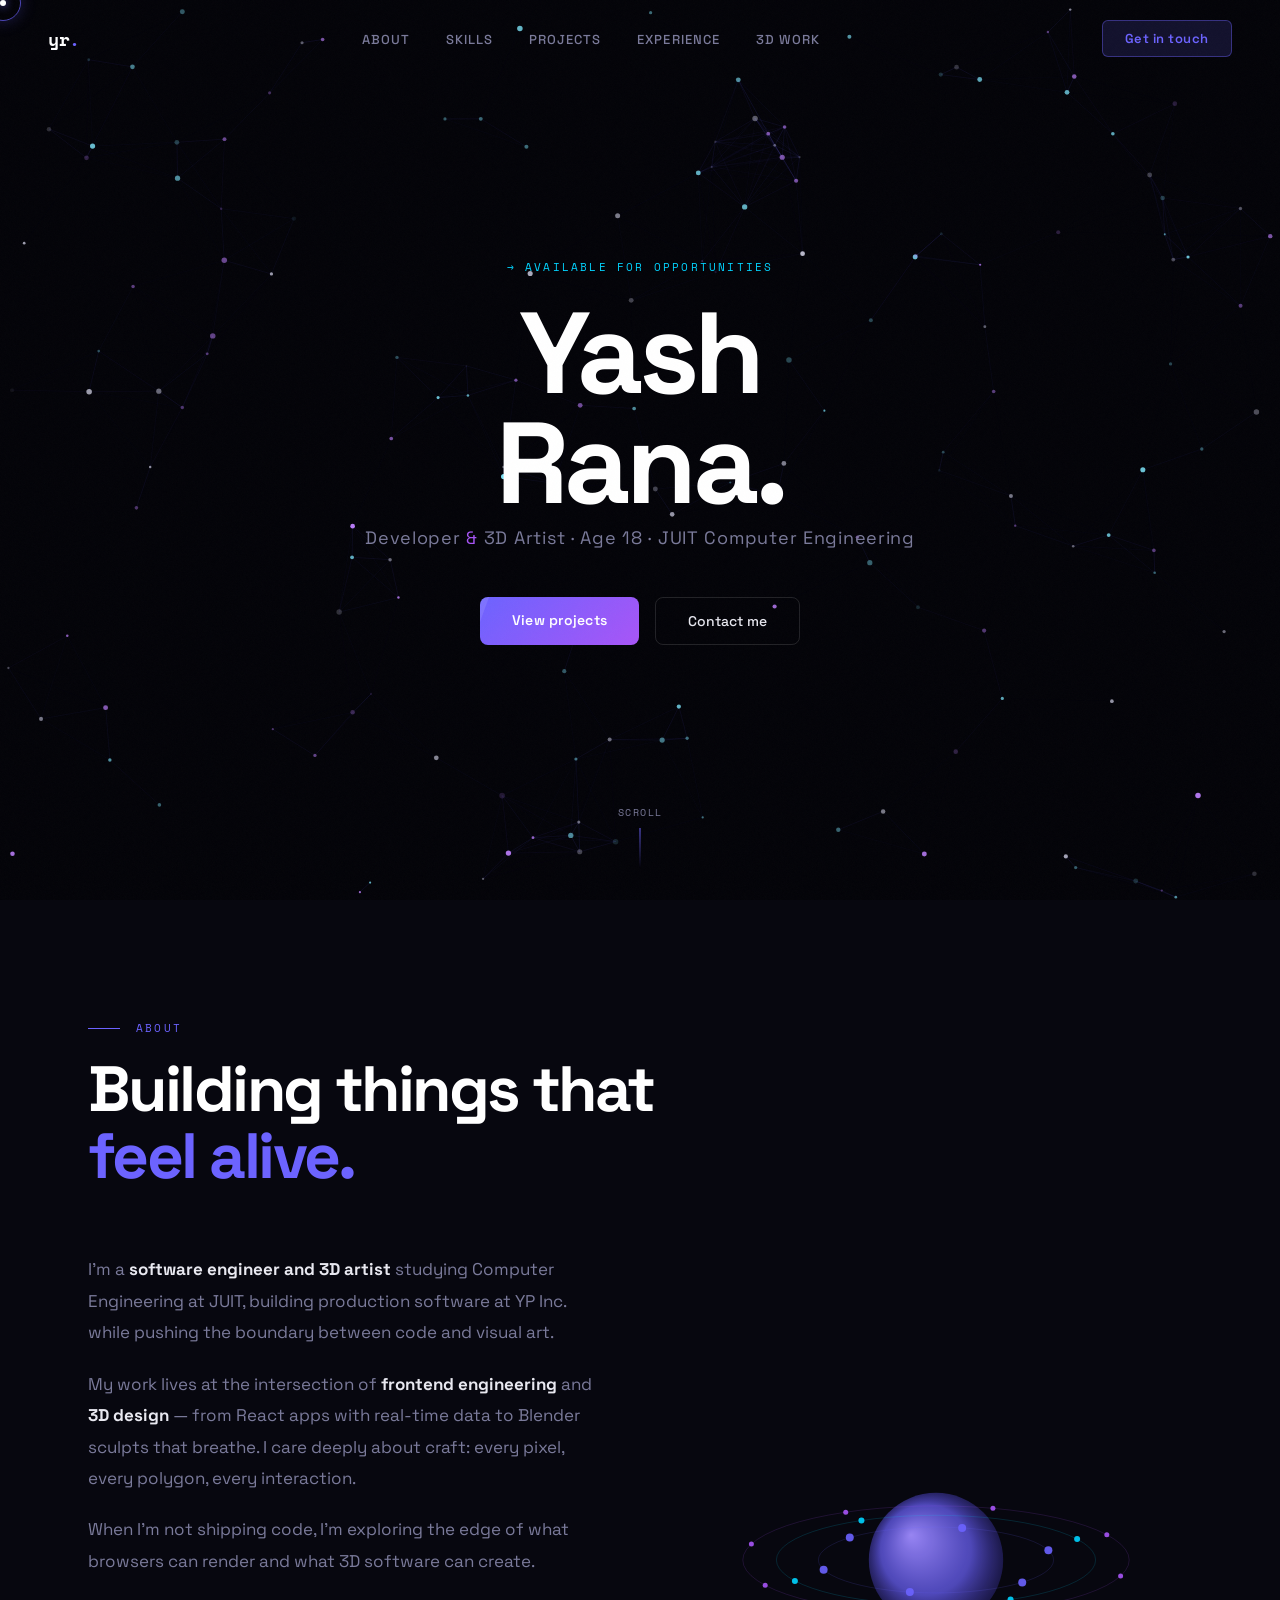
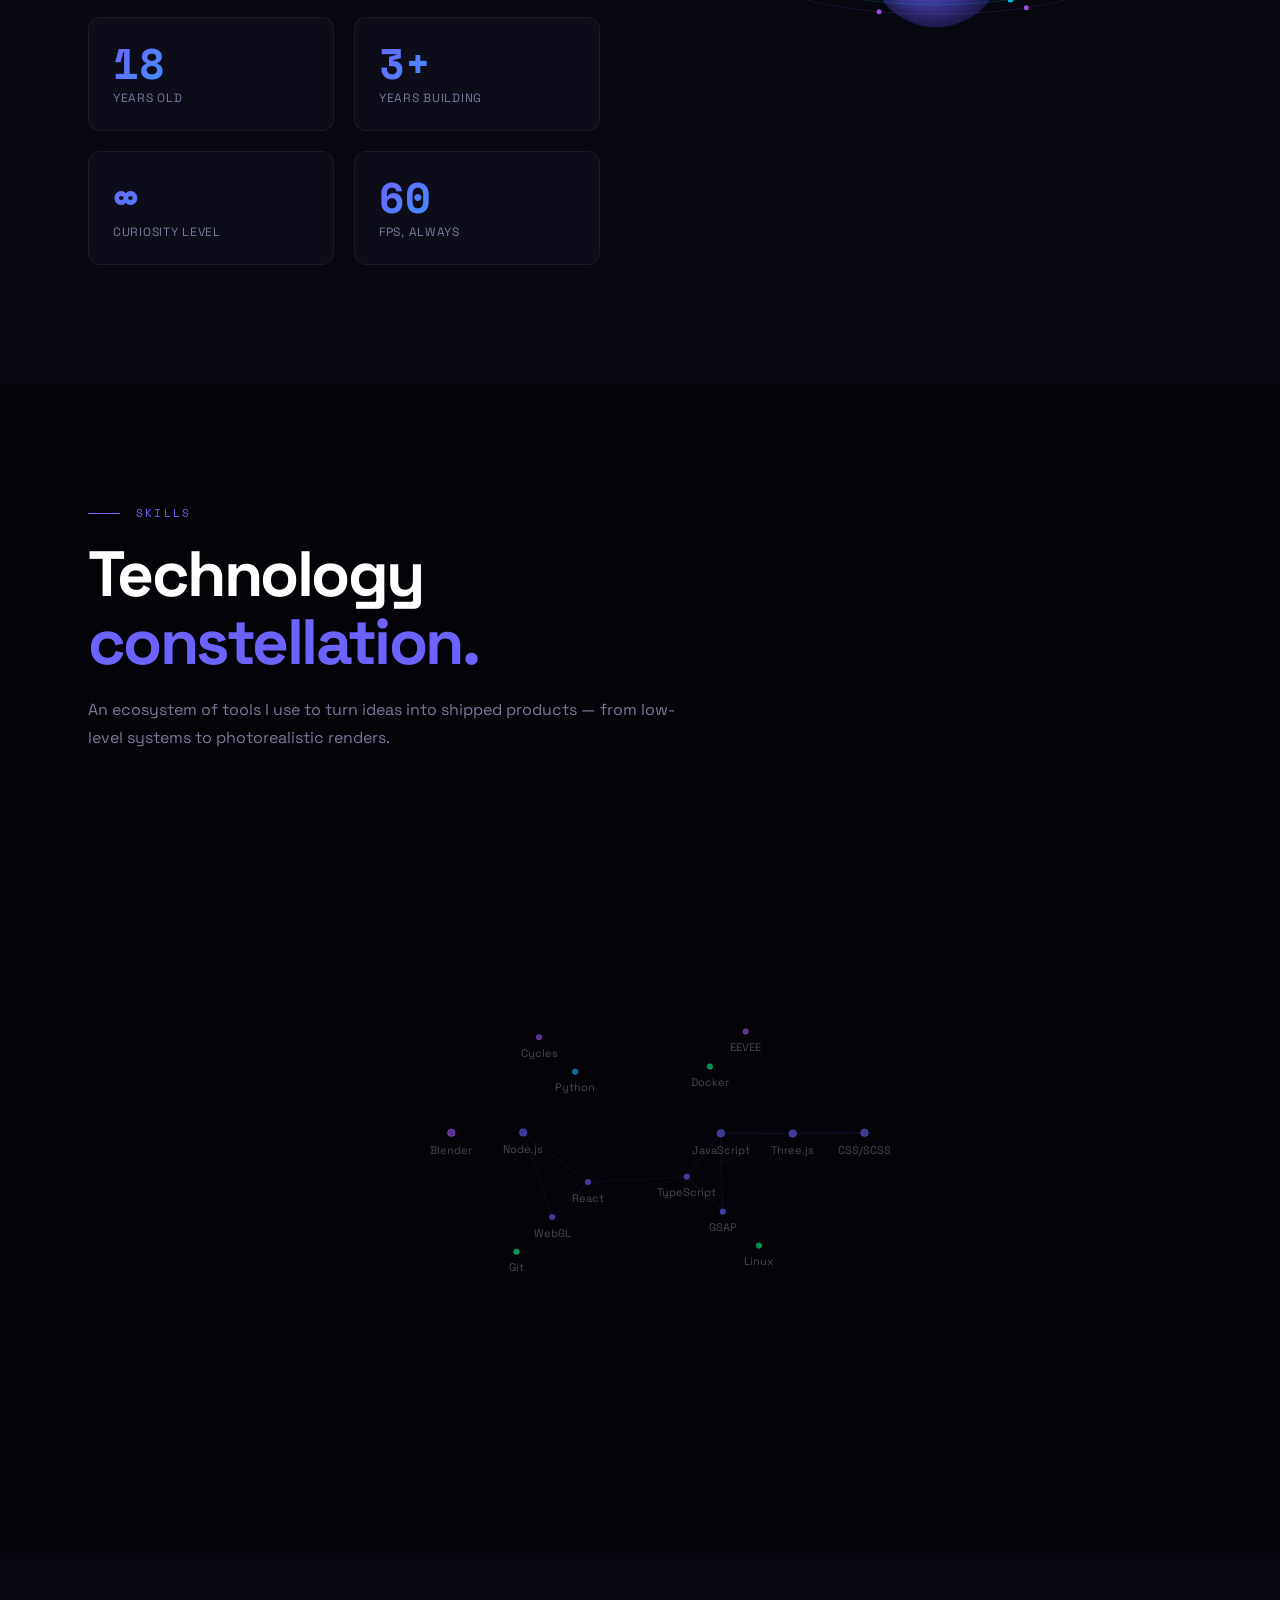
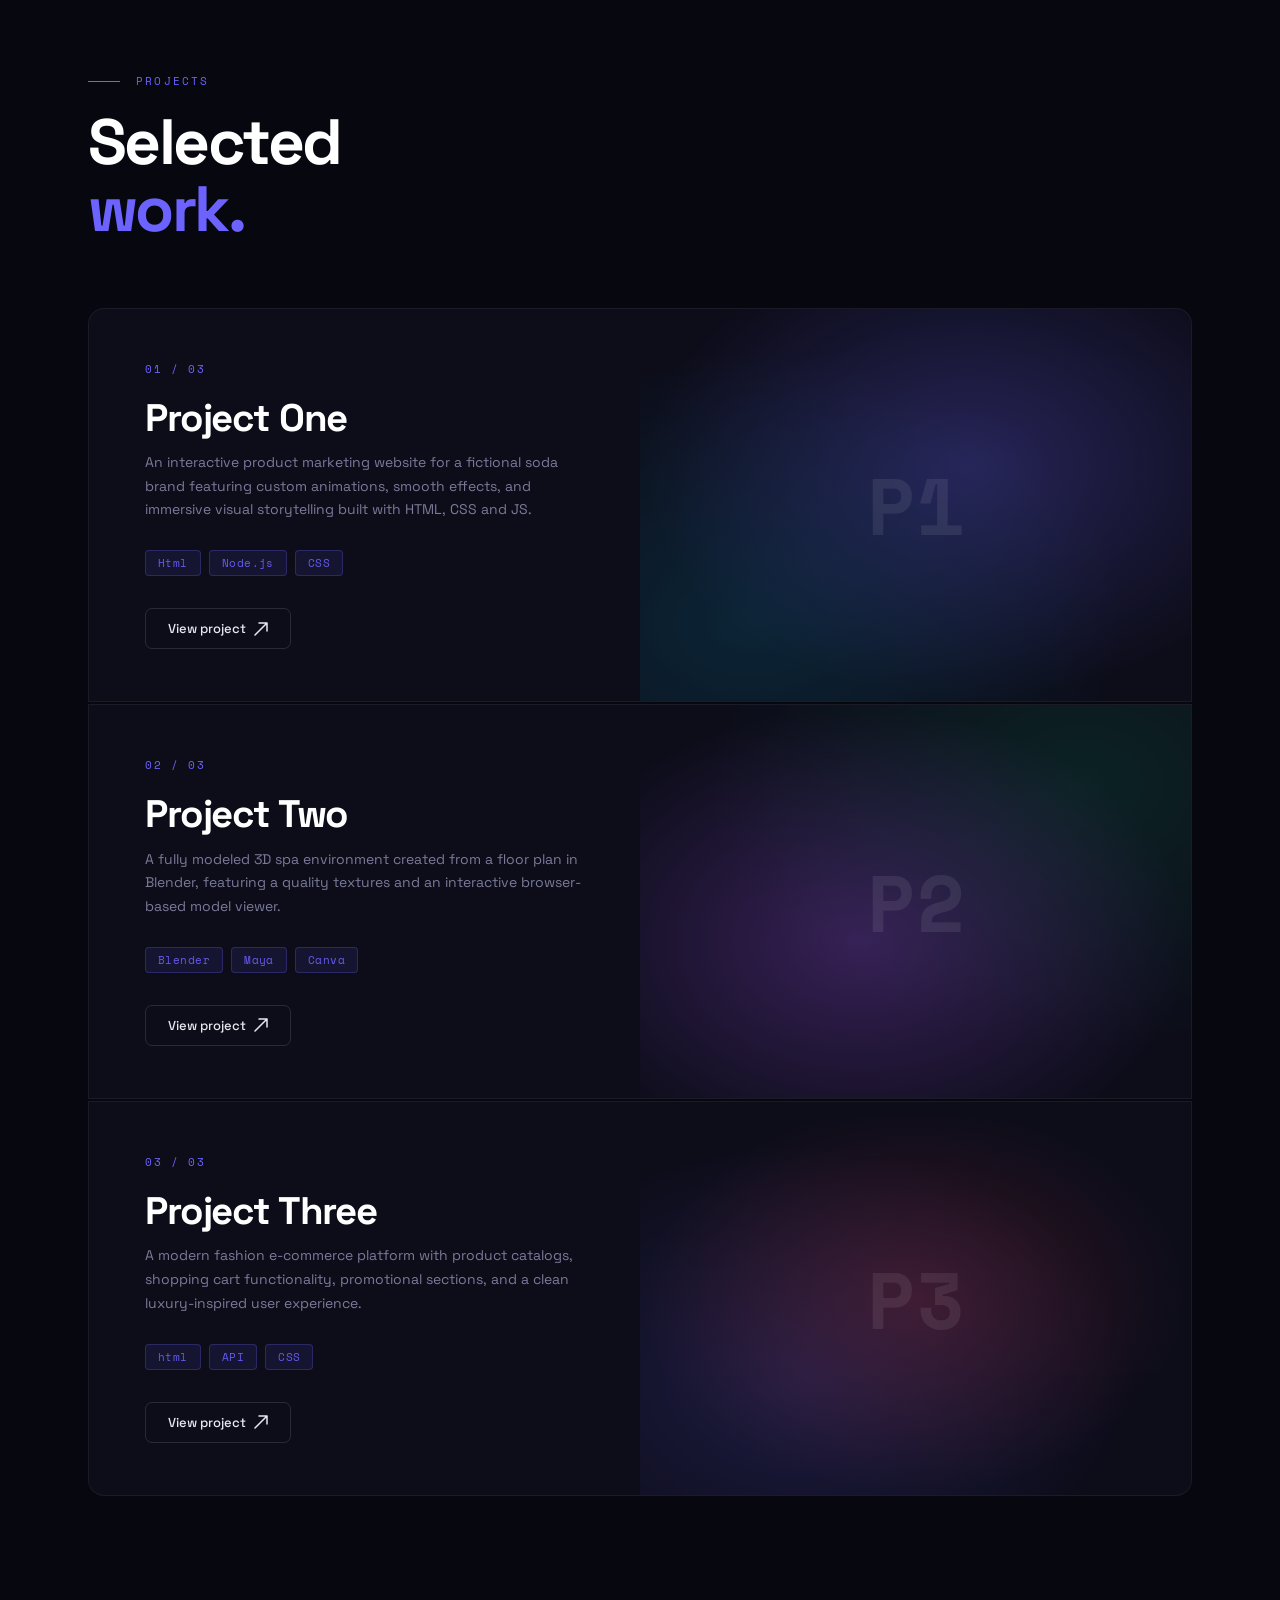
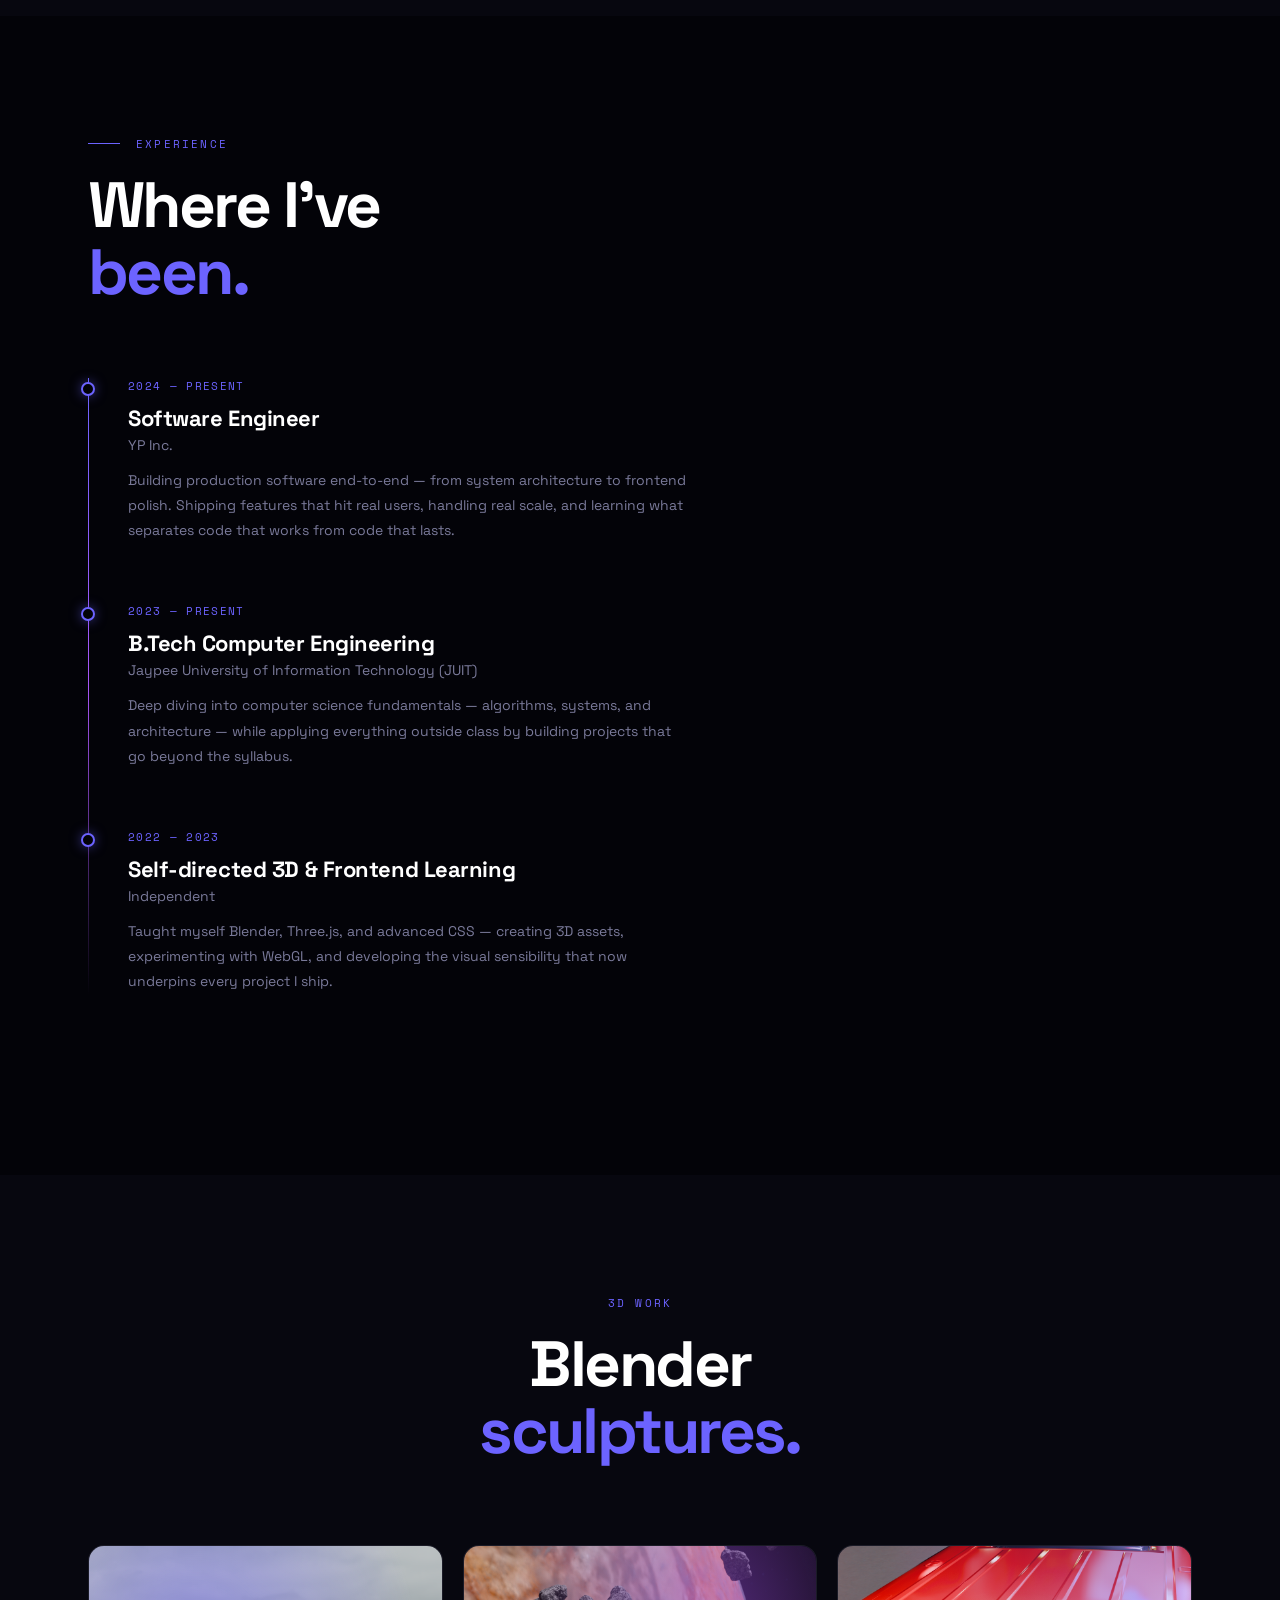
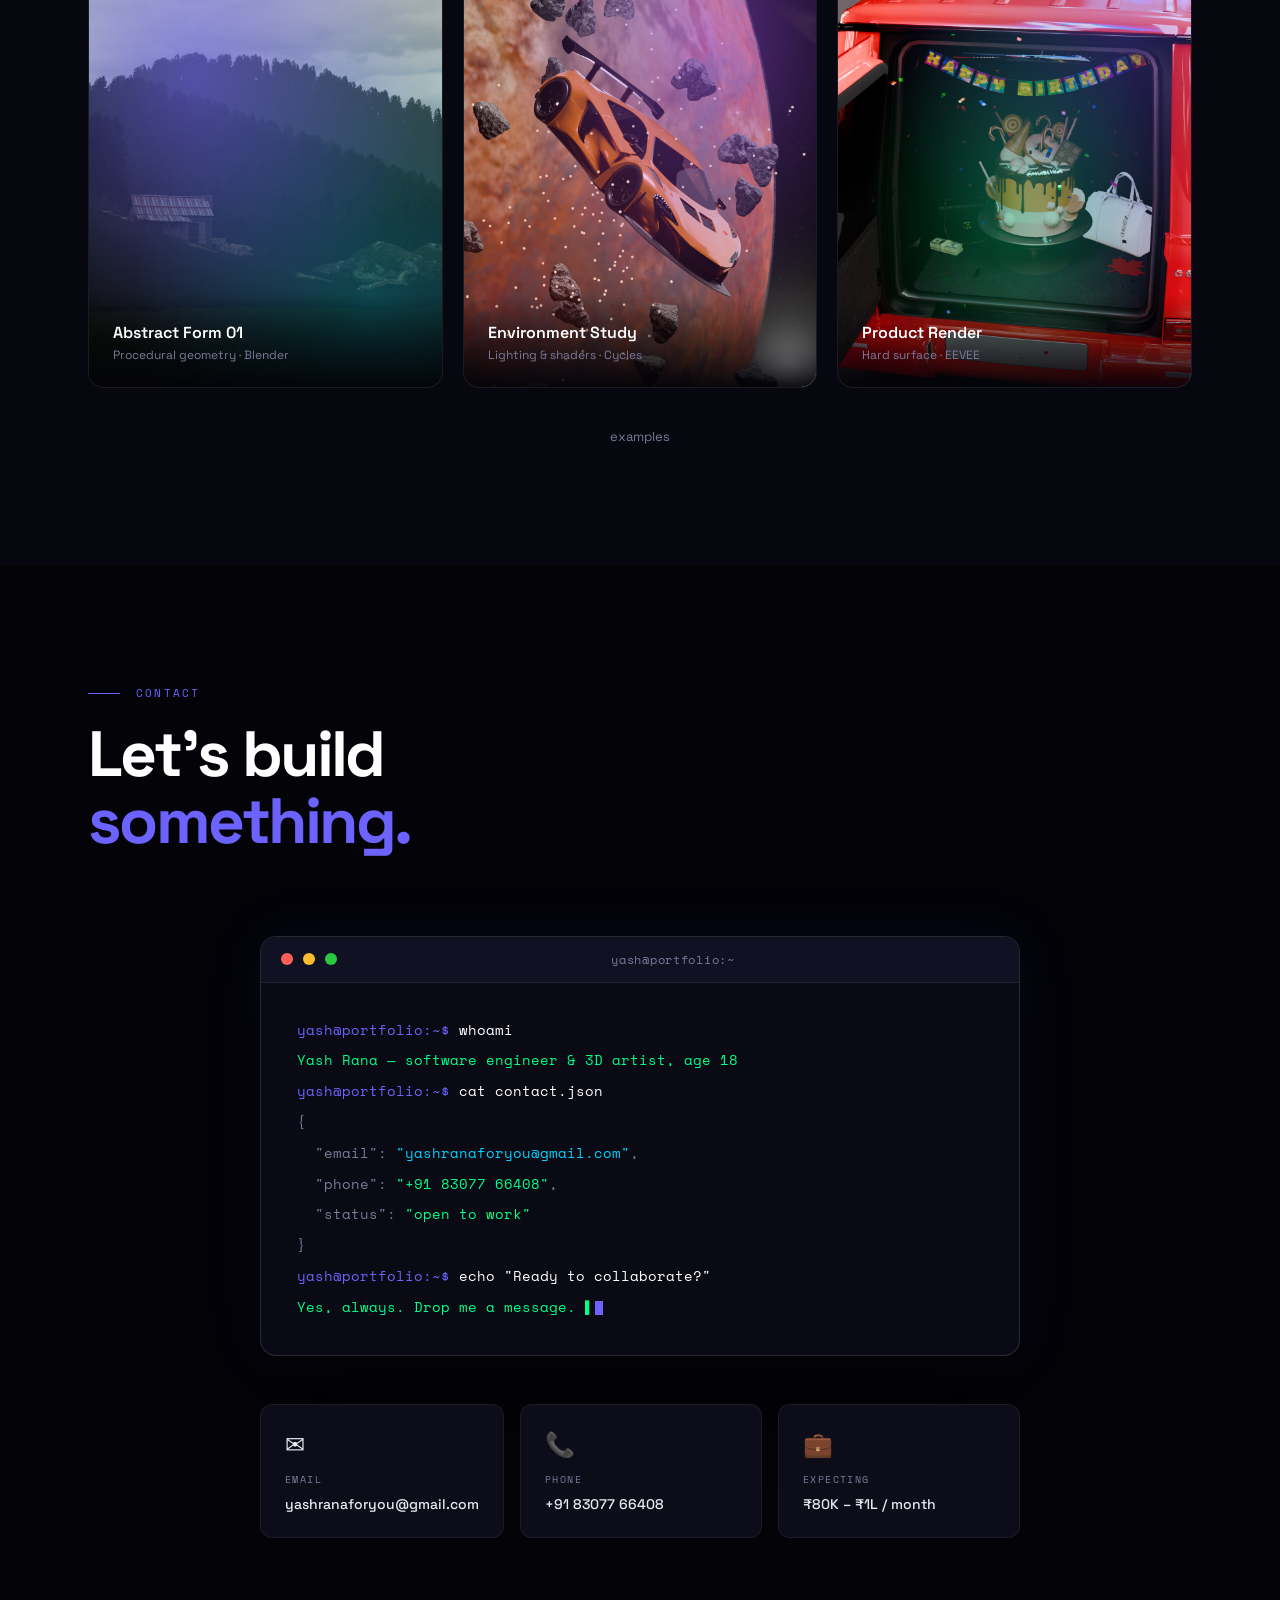
<file: index.html>
<!DOCTYPE html>
<html lang="en">
<head>
<meta charset="UTF-8">
<meta name="viewport" content="width=device-width, initial-scale=1.0">
<title>Yash Rana — Developer & 3D Artist</title>
<link rel="preconnect" href="https://fonts.googleapis.com">
<link rel="preconnect" href="https://fonts.gstatic.com" crossorigin>
<link href="https://fonts.googleapis.com/css2?family=Space+Grotesk:wght@300;400;500;600;700&family=Space+Mono:wght@400;700&display=swap" rel="stylesheet">
<style>
/* ── RESET & BASE ── */
*,*::before,*::after{margin:0;padding:0;box-sizing:border-box;}
:root{
  --black:#030308;
  --void:#07070f;
  --surface:#0d0d1a;
  --surface2:#121225;
  --border:rgba(255,255,255,0.06);
  --border2:rgba(255,255,255,0.12);
  --text:#e8e8f0;
  --muted:#7a7a9a;
  --accent:#6c63ff;
  --accent2:#a855f7;
  --cyan:#00d4ff;
  --green:#00ff88;
  --red:#ff4455;
  --font-sans:'Space Grotesk',sans-serif;
  --font-mono:'Space Mono',monospace;
}
html{scroll-behavior:smooth;overflow-x:hidden;}
body{
  background:var(--black);
  color:var(--text);
  font-family:var(--font-sans);
  cursor:none;
  overflow-x:hidden;
  -webkit-font-smoothing:antialiased;
}
::selection{background:rgba(108,99,255,0.35);color:#fff;}

/* ── CUSTOM CURSOR ── */
#cur-dot,#cur-ring{
  position:fixed;
  border-radius:50%;
  pointer-events:none;
  z-index:99999;
  top:0;left:0;
  will-change:transform;
}
#cur-dot{
  width:6px;height:6px;
  background:#fff;
  box-shadow:0 0 8px var(--accent);
  transition:background .2s,transform .1s;
}
#cur-ring{
  width:36px;height:36px;
  border:1.5px solid rgba(108,99,255,0.7);
  box-shadow:0 0 16px rgba(108,99,255,0.25);
  transition:width .25s,height .25s,border-color .25s,opacity .25s;
  margin-left:-15px;margin-top:-15px;
}
body.cur-hover #cur-ring{width:52px;height:52px;border-color:var(--cyan);box-shadow:0 0 24px rgba(0,212,255,0.3);margin-left:-23px;margin-top:-23px;}
body.cur-hover #cur-dot{background:var(--cyan);box-shadow:0 0 10px var(--cyan);}

/* ── NAV ── */
nav{
  position:fixed;top:0;left:0;right:0;
  z-index:1000;
  padding:20px 48px;
  display:flex;align-items:center;justify-content:space-between;
  transition:background .4s,backdrop-filter .4s,padding .4s;
}
nav.scrolled{background:rgba(3,3,8,0.85);backdrop-filter:blur(20px);padding:14px 48px;border-bottom:1px solid var(--border);}
.nav-logo{
  font-family:var(--font-mono);
  font-size:18px;font-weight:700;
  color:#fff;
  letter-spacing:-.02em;
  text-decoration:none;
}
.nav-logo span{color:var(--accent);}
.nav-links{display:flex;gap:36px;list-style:none;}
.nav-links a{
  text-decoration:none;
  color:var(--muted);
  font-size:13px;
  font-weight:500;
  letter-spacing:.08em;
  text-transform:uppercase;
  transition:color .2s;
  position:relative;
}
.nav-links a::after{
  content:'';position:absolute;bottom:-4px;left:0;right:0;
  height:1px;background:var(--accent);
  transform:scaleX(0);transform-origin:left;
  transition:transform .3s;
}
.nav-links a:hover{color:#fff;}
.nav-links a:hover::after{transform:scaleX(1);}
.nav-cta{
  background:rgba(108,99,255,0.15);
  border:1px solid rgba(108,99,255,0.4);
  color:var(--accent);
  padding:9px 22px;border-radius:6px;
  font-size:13px;font-weight:600;
  text-decoration:none;
  letter-spacing:.04em;
  transition:background .2s,border-color .2s,color .2s;
}
.nav-cta:hover{background:rgba(108,99,255,0.3);border-color:var(--accent);color:#fff;}

/* ── HERO ── */
#hero{
  position:relative;
  width:100%;height:100vh;
  display:flex;align-items:center;justify-content:center;
  overflow:hidden;
}
#hero-canvas{
  position:absolute;inset:0;
  width:100%;height:100%;
}
.hero-content{
  position:relative;z-index:10;
  text-align:center;
  padding:0 20px;
}
.hero-tag{
  display:inline-block;
  font-family:var(--font-mono);
  font-size:11px;letter-spacing:.2em;
  color:var(--cyan);
  text-transform:uppercase;
  margin-bottom:24px;
  opacity:0;
}
.hero-name{
  font-size:clamp(56px,9vw,120px);
  font-weight:700;
  line-height:.95;
  letter-spacing:-.04em;
  color:#fff;
  overflow:hidden;
  margin-bottom:8px;
}
.hero-name .line{
  display:block;
  transform:translateY(110%);
  opacity:0;
}
.hero-sub{
  font-size:clamp(14px,2vw,18px);
  color:var(--muted);
  font-weight:400;
  letter-spacing:.04em;
  margin-bottom:48px;
  opacity:0;
}
.hero-sub span{color:var(--accent2);}
.hero-btns{
  display:flex;gap:16px;justify-content:center;flex-wrap:wrap;
  opacity:0;
}
.btn-primary{
  background:linear-gradient(135deg,var(--accent),var(--accent2));
  color:#fff;border:none;
  padding:14px 32px;border-radius:8px;
  font-family:var(--font-sans);
  font-size:14px;font-weight:600;
  letter-spacing:.02em;
  cursor:none;
  position:relative;overflow:hidden;
  transition:transform .2s,box-shadow .2s;
  text-decoration:none;display:inline-block;
}
.btn-primary::before{
  content:'';position:absolute;inset:0;
  background:rgba(255,255,255,0.1);
  transform:translateX(-100%) skewX(-20deg);
  transition:transform .4s;
}
.btn-primary:hover::before{transform:translateX(120%) skewX(-20deg);}
.btn-primary:hover{transform:translateY(-2px);box-shadow:0 16px 40px rgba(108,99,255,0.4);}
.btn-ghost{
  border:1px solid var(--border2);
  color:var(--text);
  padding:14px 32px;border-radius:8px;
  font-family:var(--font-sans);
  font-size:14px;font-weight:500;
  cursor:none;
  background:transparent;
  transition:border-color .2s,background .2s;
  text-decoration:none;display:inline-block;
}
.btn-ghost:hover{border-color:var(--accent);background:rgba(108,99,255,0.08);}
.scroll-hint{
  position:absolute;bottom:32px;left:50%;transform:translateX(-50%);
  display:flex;flex-direction:column;align-items:center;gap:8px;
  opacity:0;animation:scrollFade 2s ease 2.5s forwards;
}
.scroll-hint span{font-family:var(--font-mono);font-size:10px;letter-spacing:.15em;color:var(--muted);text-transform:uppercase;}
.scroll-line{width:1px;height:40px;background:linear-gradient(to bottom,var(--accent),transparent);animation:scrollLine 1.5s ease infinite;}
@keyframes scrollFade{to{opacity:1;}}
@keyframes scrollLine{0%{transform:scaleY(0);transform-origin:top;}50%{transform:scaleY(1);transform-origin:top;}51%{transform-origin:bottom;}100%{transform:scaleY(0);transform-origin:bottom;}}

/* ── SECTION SHELL ── */
section{position:relative;padding:120px 0;overflow:hidden;}
.container{max-width:1200px;margin:0 auto;padding:0 48px;}
.section-eyebrow{
  display:flex;align-items:center;gap:16px;
  margin-bottom:20px;
  font-family:var(--font-mono);
  font-size:11px;letter-spacing:.2em;
  color:var(--accent);text-transform:uppercase;
}
.section-eyebrow::before{content:'';flex:0 0 32px;height:1px;background:var(--accent);}
.section-title{
  font-size:clamp(36px,5vw,64px);
  font-weight:700;
  letter-spacing:-.04em;
  line-height:1.05;
  color:#fff;
}
.section-title em{font-style:normal;color:var(--accent);}

/* ── ABOUT ── */
#about{background:var(--void);}
.about-grid{
  display:grid;grid-template-columns:1fr 1fr;
  gap:80px;align-items:center;margin-top:64px;
}
.about-text p{
  font-size:17px;line-height:1.85;
  color:var(--muted);margin-bottom:20px;
}
.about-text p strong{color:var(--text);}
.about-stats{
  display:grid;grid-template-columns:1fr 1fr;
  gap:20px;margin-top:40px;
}
.stat-card{
  background:var(--surface);
  border:1px solid var(--border);
  border-radius:12px;padding:24px;
  transition:border-color .3s,transform .3s;
}
.stat-card:hover{border-color:rgba(108,99,255,0.4);transform:translateY(-3px);}
.stat-num{
  font-size:42px;font-weight:700;
  font-family:var(--font-mono);
  line-height:1;margin-bottom:6px;
  background:linear-gradient(135deg,var(--accent),var(--cyan));
  -webkit-background-clip:text;-webkit-text-fill-color:transparent;background-clip:text;
}
.stat-label{font-size:12px;color:var(--muted);letter-spacing:.06em;text-transform:uppercase;}
.about-visual{
  position:relative;
  display:flex;align-items:center;justify-content:center;
}
#about-canvas{width:100%;aspect-ratio:1;max-width:420px;}

/* ── SKILLS ── */
#skills{background:var(--black);}
.skills-intro{max-width:600px;color:var(--muted);font-size:16px;line-height:1.8;margin-top:20px;}
.skills-universe{
  margin-top:80px;
  position:relative;
  height:600px;
  display:flex;align-items:center;justify-content:center;
}
#skills-canvas{
  position:absolute;inset:0;
  width:100%;height:100%;
}
.skill-hud{
  position:absolute;bottom:0;left:0;right:0;
  display:flex;justify-content:center;gap:12px;flex-wrap:wrap;
  pointer-events:none;opacity:0;
  transition:opacity .4s;
}
.skill-tag-pill{
  background:var(--surface);
  border:1px solid var(--border2);
  color:var(--text);
  padding:6px 14px;border-radius:20px;
  font-size:12px;font-weight:500;
  font-family:var(--font-mono);
}

/* ── PROJECTS ── */
#projects{background:var(--void);}
.projects-grid{
  margin-top:80px;
  display:grid;gap:2px;
}
.project-item{
  position:relative;
  background:var(--surface);
  border:1px solid var(--border);
  border-radius:0;
  overflow:hidden;
  cursor:none;
  transition:border-color .3s;
  display:grid;
  grid-template-columns:1fr 1fr;
  min-height:320px;
}
.project-item:first-child{border-radius:16px 16px 0 0;}
.project-item:last-child{border-radius:0 0 16px 16px;}
.project-item:only-child{border-radius:16px;}
.project-item:hover{border-color:rgba(108,99,255,0.35);}
.project-info{
  padding:52px 56px;
  display:flex;flex-direction:column;justify-content:space-between;
  position:relative;z-index:2;
}
.project-num{
  font-family:var(--font-mono);
  font-size:11px;letter-spacing:.15em;
  color:var(--accent);margin-bottom:20px;
}
.project-title{
  font-size:clamp(24px,3vw,40px);
  font-weight:700;letter-spacing:-.03em;
  color:#fff;margin-bottom:12px;
  line-height:1.1;
}
.project-desc{font-size:14px;color:var(--muted);line-height:1.7;margin-bottom:28px;}
.project-tech{
  display:flex;gap:8px;flex-wrap:wrap;margin-bottom:32px;
}
.tech-badge{
  background:rgba(108,99,255,0.1);
  border:1px solid rgba(108,99,255,0.25);
  color:rgba(108,99,255,0.9);
  padding:4px 12px;border-radius:4px;
  font-size:11px;font-weight:500;
  font-family:var(--font-mono);
  letter-spacing:.04em;
}
.project-link{
  display:inline-flex;align-items:center;gap:8px;
  background:transparent;
  border:1px solid var(--border2);
  color:var(--text);
  padding:11px 22px;border-radius:7px;
  font-size:13px;font-weight:500;
  font-family:var(--font-sans);
  text-decoration:none;
  cursor:none;
  align-self:flex-start;
  transition:border-color .2s,background .2s,color .2s;
}
.project-link:hover{border-color:var(--accent);background:rgba(108,99,255,0.12);color:#fff;}
.project-link svg{transition:transform .2s;}
.project-link:hover svg{transform:translate(3px,-3px);}
.project-visual{
  position:relative;overflow:hidden;
  display:flex;align-items:center;justify-content:center;
}
.project-visual-bg{
  position:absolute;inset:0;
  opacity:.6;
  transition:opacity .4s,transform .6s;
}
.project-item:hover .project-visual-bg{opacity:1;transform:scale(1.04);}
.pv-1{background:radial-gradient(ellipse at 60% 40%,rgba(108,99,255,0.45),transparent 70%),radial-gradient(ellipse at 20% 80%,rgba(0,212,255,0.2),transparent 60%);}
.pv-2{background:radial-gradient(ellipse at 40% 60%,rgba(168,85,247,0.45),transparent 70%),radial-gradient(ellipse at 80% 20%,rgba(0,255,136,0.15),transparent 60%);}
.pv-3{background:radial-gradient(ellipse at 50% 50%,rgba(255,68,85,0.3),transparent 70%),radial-gradient(ellipse at 30% 70%,rgba(108,99,255,0.3),transparent 60%);}
.project-glyph{
  position:relative;z-index:1;
  font-family:var(--font-mono);
  font-size:80px;font-weight:700;
  opacity:.08;color:#fff;
  user-select:none;
  transition:opacity .4s,transform .4s;
}
.project-item:hover .project-glyph{opacity:.14;transform:scale(1.08) rotate(-3deg);}

/* ── EXPERIENCE ── */
#experience{background:var(--black);}
.timeline{
  margin-top:80px;
  position:relative;
  padding-left:40px;
}
.timeline::before{
  content:'';
  position:absolute;left:0;top:0;bottom:0;
  width:1px;
  background:linear-gradient(to bottom,var(--accent),var(--accent2),transparent);
}
.timeline-item{
  position:relative;
  margin-bottom:60px;
  opacity:0;transform:translateX(-20px);
  transition:opacity .6s,transform .6s;
}
.timeline-item.visible{opacity:1;transform:translateX(0);}
.timeline-dot{
  position:absolute;left:-47px;top:4px;
  width:14px;height:14px;border-radius:50%;
  border:2px solid var(--accent);
  background:var(--black);
  box-shadow:0 0 12px rgba(108,99,255,0.5);
}
.timeline-when{
  font-family:var(--font-mono);
  font-size:11px;letter-spacing:.12em;
  color:var(--accent);
  text-transform:uppercase;margin-bottom:10px;
}
.timeline-role{
  font-size:22px;font-weight:700;
  color:#fff;letter-spacing:-.02em;
  margin-bottom:4px;
}
.timeline-org{
  font-size:14px;color:var(--muted);margin-bottom:14px;
}
.timeline-body{
  font-size:14px;color:var(--muted);line-height:1.8;
  max-width:560px;
}

/* ── 3D SHOWCASE ── */
#showcase{background:var(--void);}
.showcase-header{text-align:center;margin-bottom:80px;}
.showcase-header .section-eyebrow{justify-content:center;}
.showcase-header .section-eyebrow::before{display:none;}
.showcase-grid{
  display:grid;
  grid-template-columns:repeat(3,1fr);
  gap:20px;
}
.showcase-card{
  position:relative;
  aspect-ratio:4/5;
  border-radius:16px;
  overflow:hidden;
  border:1px solid var(--border);
  cursor:none;
  transition:border-color .3s,transform .4s;
  background:var(--surface);
  display:flex;align-items:center;justify-content:center;
}
.showcase-card:hover{border-color:rgba(108,99,255,.4);transform:translateY(-6px);}
.sc-bg{
  position:absolute;inset:0;
  transition:transform .6s;
}
.showcase-card:hover .sc-bg{transform:scale(1.06);}
.sc-bg-1{background:radial-gradient(ellipse at 30% 30%,rgba(108,99,255,.55),transparent 65%),radial-gradient(ellipse at 80% 80%,rgba(0,212,255,.25),transparent 60%);}
.sc-bg-2{background:radial-gradient(ellipse at 70% 20%,rgba(168,85,247,.5),transparent 60%),radial-gradient(ellipse at 20% 80%,rgba(255,68,85,.2),transparent 60%);}
.sc-bg-3{background:radial-gradient(ellipse at 50% 60%,rgba(0,255,136,.3),transparent 60%),radial-gradient(ellipse at 80% 20%,rgba(108,99,255,.35),transparent 60%);}
.sc-label{
  position:absolute;bottom:0;left:0;right:0;
  padding:28px 24px 24px;
  background:linear-gradient(to top,rgba(3,3,8,.95),transparent);
  z-index:2;
}
.sc-title{font-size:16px;font-weight:600;color:#fff;margin-bottom:4px;}
.sc-sub{font-size:12px;color:var(--muted);}
.sc-icon{
  position:relative;z-index:1;
  font-size:72px;opacity:.12;color:#fff;
  font-family:var(--font-mono);font-weight:700;
  pointer-events:none;
  transition:opacity .4s;
}
.showcase-card:hover .sc-icon{opacity:.2;}

/* ── CONTACT / TERMINAL ── */
#contact{background:var(--black);}
.terminal-wrap{
  margin-top:80px;
  max-width:760px;
  margin-left:auto;margin-right:auto;
}
.terminal{
  background:#0a0a14;
  border:1px solid var(--border2);
  border-radius:16px;overflow:hidden;
  box-shadow:0 40px 80px rgba(0,0,0,.6),0 0 60px rgba(108,99,255,.08);
}
.terminal-bar{
  background:#111124;
  padding:14px 20px;
  display:flex;align-items:center;gap:10px;
  border-bottom:1px solid var(--border);
}
.t-btn{width:12px;height:12px;border-radius:50%;}
.t-btn.r{background:#ff5f57;}.t-btn.y{background:#ffbd2e;}.t-btn.g{background:#28c840;}
.terminal-title{
  margin-left:auto;margin-right:auto;
  font-family:var(--font-mono);
  font-size:12px;color:var(--muted);letter-spacing:.06em;
}
.terminal-body{
  padding:32px 36px;
  font-family:var(--font-mono);
  font-size:14px;line-height:2.2;
  min-height:300px;
}
.t-line{display:block;color:var(--muted);}
.t-line .prompt{color:var(--accent);}
.t-line .cmd{color:#fff;}
.t-line .output{color:var(--green);}
.t-line .comment{color:var(--muted);}
.t-line .link{color:var(--cyan);text-decoration:none;transition:color .2s;}
.t-line .link:hover{color:#fff;}
.t-cursor{
  display:inline-block;
  width:8px;height:14px;
  background:var(--accent);
  margin-left:2px;
  vertical-align:middle;
  animation:blink .9s step-end infinite;
}
@keyframes blink{50%{opacity:0;}}
.contact-links{
  margin-top:48px;
  display:grid;
  grid-template-columns:repeat(3,1fr);
  gap:16px;
}
.contact-card{
  background:var(--surface);
  border:1px solid var(--border);
  border-radius:12px;
  padding:24px;
  text-decoration:none;
  color:inherit;
  transition:border-color .3s,background .3s,transform .25s;
  cursor:none;
  display:flex;flex-direction:column;gap:8px;
}
.contact-card:hover{border-color:rgba(108,99,255,.45);background:rgba(108,99,255,.06);transform:translateY(-3px);}
.cc-icon{font-size:24px;margin-bottom:4px;}
.cc-label{font-family:var(--font-mono);font-size:10px;letter-spacing:.14em;color:var(--muted);text-transform:uppercase;}
.cc-value{font-size:14px;color:var(--text);font-weight:500;}

/* ── FOOTER ── */
footer{
  border-top:1px solid var(--border);
  padding:40px 0;
  text-align:center;
  font-family:var(--font-mono);
  font-size:12px;color:var(--muted);letter-spacing:.06em;
}
footer span{color:var(--accent);}

/* ── NOISE OVERLAY ── */
.noise{
  position:fixed;inset:0;
  pointer-events:none;z-index:9998;
  opacity:.025;
  background-image:url("data:image/svg+xml,%3Csvg viewBox='0 0 256 256' xmlns='http://www.w3.org/2000/svg'%3E%3Cfilter id='noise'%3E%3CfeTurbulence type='fractalNoise' baseFrequency='0.9' numOctaves='4' stitchTiles='stitch'/%3E%3C/filter%3E%3Crect width='100%25' height='100%25' filter='url(%23noise)'/%3E%3C/svg%3E");
  background-size:128px;
}

/* ── SCROLL REVEAL ── */
.reveal{opacity:0;transform:translateY(32px);transition:opacity .8s cubic-bezier(.22,1,.36,1),transform .8s cubic-bezier(.22,1,.36,1);}
.reveal.visible{opacity:1;transform:none;}

/* ── GRADIENT BLOBS ── */
.blob{
  position:absolute;border-radius:50%;
  filter:blur(80px);pointer-events:none;
  animation:blobFloat 8s ease-in-out infinite alternate;
}
@keyframes blobFloat{from{transform:translateY(0) scale(1);}to{transform:translateY(-30px) scale(1.05);}}

/* ── MOBILE ── */
@media(max-width:900px){
  nav{padding:16px 24px;}
  nav.scrolled{padding:12px 24px;}
  .nav-links{display:none;}
  .container{padding:0 24px;}
  section{padding:80px 0;}
  .about-grid{grid-template-columns:1fr;gap:48px;}
  #about-canvas{max-width:280px;}
  .projects-grid{gap:12px;}
  .project-item{grid-template-columns:1fr;min-height:auto;}
  .project-visual{display:none;}
  .project-info{padding:36px 28px;}
  .showcase-grid{grid-template-columns:1fr 1fr;}
  .contact-links{grid-template-columns:1fr;}
  *{cursor:auto !important;}
  #cur-dot,#cur-ring{display:none;}
}
@media(max-width:600px){
  .showcase-grid{grid-template-columns:1fr;}
  .about-stats{grid-template-columns:1fr 1fr;}
}
</style>
</head>
<body>

<!-- Noise overlay -->
<div class="noise" aria-hidden="true"></div>

<!-- Custom cursor -->
<div id="cur-dot" aria-hidden="true"></div>
<div id="cur-ring" aria-hidden="true"></div>

<!-- ── NAV ── -->
<nav id="nav" role="navigation" aria-label="Main navigation">
  <a class="nav-logo" href="#hero">yr<span>.</span></a>
  <ul class="nav-links">
    <li><a href="#about">About</a></li>
    <li><a href="#skills">Skills</a></li>
    <li><a href="#projects">Projects</a></li>
    <li><a href="#experience">Experience</a></li>
    <li><a href="#showcase">3D Work</a></li>
  </ul>
  <a class="nav-cta" href="#contact">Get in touch</a>
</nav>

<!-- ── HERO ── -->
<section id="hero" aria-label="Introduction">
  <canvas id="hero-canvas" aria-hidden="true"></canvas>
  <div class="hero-content">
    <div class="hero-tag" id="hero-tag">→ available for opportunities</div>
    <h1 class="hero-name">
      <span class="line" id="hn1">Yash</span>
      <span class="line" id="hn2">Rana.</span>
    </h1>
    <p class="hero-sub" id="hero-sub">Developer<span> & </span>3D Artist · Age 18 · JUIT Computer Engineering</p>
    <div class="hero-btns" id="hero-btns">
      <a class="btn-primary" href="#projects">View projects</a>
      <a class="btn-ghost" href="#contact">Contact me</a>
    </div>
  </div>
  <div class="scroll-hint" aria-hidden="true">
    <span>scroll</span>
    <div class="scroll-line"></div>
  </div>
</section>

<!-- ── ABOUT ── -->
<section id="about">
  <div class="container">
    <div class="section-eyebrow reveal">About</div>
    <h2 class="section-title reveal">Building things that<br><em>feel alive.</em></h2>
    <div class="about-grid">
      <div class="about-text reveal">
        <p>I'm a <strong>software engineer and 3D artist</strong> studying Computer Engineering at JUIT, building production software at YP Inc. while pushing the boundary between code and visual art.</p>
        <p>My work lives at the intersection of <strong>frontend engineering</strong> and <strong>3D design</strong> — from React apps with real-time data to Blender sculpts that breathe. I care deeply about craft: every pixel, every polygon, every interaction.</p>
        <p>When I'm not shipping code, I'm exploring the edge of what browsers can render and what 3D software can create.</p>
        <div class="about-stats">
          <div class="stat-card">
            <div class="stat-num">18</div>
            <div class="stat-label">Years old</div>
          </div>
          <div class="stat-card">
            <div class="stat-num">3+</div>
            <div class="stat-label">Years building</div>
          </div>
          <div class="stat-card">
            <div class="stat-num">∞</div>
            <div class="stat-label">Curiosity level</div>
          </div>
          <div class="stat-card">
            <div class="stat-num">60</div>
            <div class="stat-label">FPS, always</div>
          </div>
        </div>
      </div>
      <div class="about-visual reveal">
        <canvas id="about-canvas" aria-hidden="true"></canvas>
      </div>
    </div>
  </div>
</section>

<!-- ── SKILLS ── -->
<section id="skills">
  <div class="container">
    <div class="section-eyebrow reveal">Skills</div>
    <h2 class="section-title reveal">Technology<br><em>constellation.</em></h2>
    <p class="skills-intro reveal">An ecosystem of tools I use to turn ideas into shipped products — from low-level systems to photorealistic renders.</p>
    <div class="skills-universe">
      <canvas id="skills-canvas" aria-hidden="true"></canvas>
    </div>
  </div>
</section>

<!-- ── PROJECTS ── -->
<section id="projects">
  <div class="container">
    <div class="section-eyebrow reveal">Projects</div>
    <h2 class="section-title reveal">Selected<br><em>work.</em></h2>
    <div class="projects-grid" style="margin-top:64px;">

      <article class="project-item" role="article">
        <div class="project-info reveal">
          <div>
            <div class="project-num">01 / 03</div>
            <h3 class="project-title">Project One</h3>
            <p class="project-desc">An interactive product marketing website for a fictional soda brand featuring custom animations, smooth effects, and immersive visual storytelling built with HTML, CSS and JS.</p>
            <div class="project-tech">
              <span class="tech-badge">Html</span>
              <span class="tech-badge">Node.js</span>
              <span class="tech-badge">CSS</span>
            </div>
          </div>
          <a class="project-link" href="Project1.html">
            View project
            <svg width="14" height="14" viewBox="0 0 14 14" fill="none" aria-hidden="true"><path d="M1 13L13 1M13 1H5M13 1V9" stroke="currentColor" stroke-width="1.5" stroke-linecap="round" stroke-linejoin="round"/></svg>
          </a>
        </div>
        <div class="project-visual" aria-hidden="true">
          <div class="project-visual-bg pv-1"></div>
          <div class="project-glyph">P1</div>
        </div>
      </article>

      <article class="project-item" role="article">
        <div class="project-info reveal">
          <div>
            <div class="project-num">02 / 03</div>
            <h3 class="project-title">Project Two</h3>
            <p class="project-desc">A fully modeled 3D spa environment created from a floor plan in Blender, featuring a quality textures and an interactive browser-based model viewer.</p>
            <div class="project-tech">
              <span class="tech-badge">Blender</span>
              <span class="tech-badge">Maya</span>
              <span class="tech-badge">Canva</span>
            </div>
          </div>
          <a class="project-link" href="P2/Project2.html">
            View project
            <svg width="14" height="14" viewBox="0 0 14 14" fill="none" aria-hidden="true"><path d="M1 13L13 1M13 1H5M13 1V9" stroke="currentColor" stroke-width="1.5" stroke-linecap="round" stroke-linejoin="round"/></svg>
          </a>
        </div>
        <div class="project-visual" aria-hidden="true">
          <div class="project-visual-bg pv-2"></div>
          <div class="project-glyph">P2</div>
        </div>
      </article>

      <article class="project-item" role="article">
        <div class="project-info reveal">
          <div>
            <div class="project-num">03 / 03</div>
            <h3 class="project-title">Project Three</h3>
            <p class="project-desc">A modern fashion e-commerce platform with product catalogs, shopping cart functionality, promotional sections, and a clean luxury-inspired user experience.</p>
            <div class="project-tech">
              <span class="tech-badge">html</span>
              <span class="tech-badge">API</span>
              <span class="tech-badge">CSS</span>
            </div>
          </div>
          <a class="project-link" href="Project3.html">
            View project
            <svg width="14" height="14" viewBox="0 0 14 14" fill="none" aria-hidden="true"><path d="M1 13L13 1M13 1H5M13 1V9" stroke="currentColor" stroke-width="1.5" stroke-linecap="round" stroke-linejoin="round"/></svg>
          </a>
        </div>
        <div class="project-visual" aria-hidden="true">
          <div class="project-visual-bg pv-3"></div>
          <div class="project-glyph">P3</div>
        </div>
      </article>

    </div>
  </div>
</section>

<!-- ── EXPERIENCE ── -->
<section id="experience">
  <div class="container">
    <div class="section-eyebrow reveal">Experience</div>
    <h2 class="section-title reveal">Where I've<br><em>been.</em></h2>
    <div class="timeline" style="margin-top:72px;">

      <div class="timeline-item">
        <div class="timeline-dot"></div>
        <div class="timeline-when">2024 — Present</div>
        <div class="timeline-role">Software Engineer</div>
        <div class="timeline-org">YP Inc.</div>
        <p class="timeline-body">Building production software end-to-end — from system architecture to frontend polish. Shipping features that hit real users, handling real scale, and learning what separates code that works from code that lasts.</p>
      </div>

      <div class="timeline-item">
        <div class="timeline-dot"></div>
        <div class="timeline-when">2023 — Present</div>
        <div class="timeline-role">B.Tech Computer Engineering</div>
        <div class="timeline-org">Jaypee University of Information Technology (JUIT)</div>
        <p class="timeline-body">Deep diving into computer science fundamentals — algorithms, systems, and architecture — while applying everything outside class by building projects that go beyond the syllabus.</p>
      </div>

      <div class="timeline-item">
        <div class="timeline-dot"></div>
        <div class="timeline-when">2022 — 2023</div>
        <div class="timeline-role">Self-directed 3D & Frontend Learning</div>
        <div class="timeline-org">Independent</div>
        <p class="timeline-body">Taught myself Blender, Three.js, and advanced CSS — creating 3D assets, experimenting with WebGL, and developing the visual sensibility that now underpins every project I ship.</p>
      </div>

    </div>
  </div>
</section>

<!-- ── 3D SHOWCASE ── -->
<section id="showcase">
  <div class="container">
    <div class="showcase-header">
      <div class="section-eyebrow reveal">3D Work</div>
      <h2 class="section-title reveal">Blender<br><em>sculptures.</em></h2>
    </div>
    <div class="showcase-grid">

      <div class="showcase-card reveal">
        <div class="sc-bg sc-bg-1"></div>
        <img src="images/render1.png" style="width:100%;height:100%;object-fit:cover;">
        <div class="sc-label">
          <div class="sc-title">Abstract Form 01</div>
          <div class="sc-sub">Procedural geometry · Blender</div>
        </div>
      </div>

      <div class="showcase-card reveal" style="transition-delay:.1s">
        <div class="sc-bg sc-bg-2"></div>
        <img src="images/render2.png" style="width:100%;height:100%;object-fit:cover;">
        <div class="sc-label">
          <div class="sc-title">Environment Study</div>
          <div class="sc-sub">Lighting & shaders · Cycles</div>
        </div>
      </div>

      <div class="showcase-card reveal" style="transition-delay:.2s">
        <div class="sc-bg sc-bg-3"></div>
        <img src="images/render3.png" style="width:100%;height:100%;object-fit:cover;">
        <div class="sc-label">
          <div class="sc-title">Product Render</div>
          <div class="sc-sub">Hard surface · EEVEE</div>
        </div>
      </div>

    </div>
    <p class="reveal" style="text-align:center;margin-top:40px;font-size:13px;color:var(--muted);">examples</p>
  </div>
</section>

<!-- ── CONTACT / TERMINAL ── -->
<section id="contact">
  <div class="container">
    <div class="section-eyebrow reveal">Contact</div>
    <h2 class="section-title reveal">Let's build<br><em>something.</em></h2>
    <div class="terminal-wrap">
      <div class="terminal reveal">
        <div class="terminal-bar">
          <div class="t-btn r"></div>
          <div class="t-btn y"></div>
          <div class="t-btn g"></div>
          <div class="terminal-title">yash@portfolio:~</div>
        </div>
        <div class="terminal-body">
          <span class="t-line"><span class="prompt">yash@portfolio:~$ </span><span class="cmd">whoami</span></span>
          <span class="t-line"><span class="output">Yash Rana — software engineer & 3D artist, age 18</span></span>
          <span class="t-line"> </span>
          <span class="t-line"><span class="prompt">yash@portfolio:~$ </span><span class="cmd">cat contact.json</span></span>
          <span class="t-line"><span class="comment">{</span></span>
          <span class="t-line"><span class="comment">&nbsp;&nbsp;"email":  </span><a class="link" href="mailto:yashranaforyou@gmail.com">"yashranaforyou@gmail.com"</a><span class="comment">,</span></span>
          <span class="t-line"><span class="comment">&nbsp;&nbsp;"phone":  </span><span class="output">"+91 83077 66408"</span><span class="comment">,</span></span>
          <span class="t-line"><span class="comment">&nbsp;&nbsp;"status": </span><span class="output">"open to work"</span></span>
          <span class="t-line"><span class="comment">}</span></span>
          <span class="t-line"> </span>
          <span class="t-line"><span class="prompt">yash@portfolio:~$ </span><span class="cmd">echo "Ready to collaborate?"</span></span>
          <span class="t-line"><span class="output">Yes, always. Drop me a message. ▌</span><span class="t-cursor"></span></span>
        </div>
      </div>

      <div class="contact-links">
        <a class="contact-card" href="mailto:yashranaforyou@gmail.com">
          <div class="cc-icon">✉</div>
          <div class="cc-label">Email</div>
          <div class="cc-value">yashranaforyou@gmail.com</div>
        </a>
        <a class="contact-card" href="tel:+918307766408">
          <div class="cc-icon">📞</div>
          <div class="cc-label">Phone</div>
          <div class="cc-value">+91 83077 66408</div>
        </a>
        <div class="contact-card" style="cursor:default;">
          <div class="cc-icon">💼</div>
          <div class="cc-label">Expecting</div>
          <div class="cc-value">₹80K – ₹1L / month</div>
        </div>
      </div>
    </div>
  </div>
</section>

<!-- ── FOOTER ── */
<footer>
  <div class="container">
    Crafted by <span>Yash Rana</span> · 2025 · Built with intention.
  </div>
</footer>

<!-- ── SCRIPTS ── -->
<script>
/* ── CURSOR ── */
(function(){
  const dot=document.getElementById('cur-dot');
  const ring=document.getElementById('cur-ring');
  if(!dot||!ring)return;
  let mx=0,my=0,rx=0,ry=0;
  document.addEventListener('mousemove',e=>{
    mx=e.clientX;my=e.clientY;
    dot.style.transform=`translate(${mx-3}px,${my-3}px)`;
  });
  (function animRing(){
    rx+=(mx-rx)*.12;
    ry+=(my-ry)*.12;
    ring.style.transform=`translate(${rx}px,${ry}px)`;
    requestAnimationFrame(animRing);
  })();
  document.querySelectorAll('a,button,.contact-card,.showcase-card,.project-item,.stat-card').forEach(el=>{
    el.addEventListener('mouseenter',()=>document.body.classList.add('cur-hover'));
    el.addEventListener('mouseleave',()=>document.body.classList.remove('cur-hover'));
  });
  document.addEventListener('mouseleave',()=>{dot.style.opacity='0';ring.style.opacity='0';});
  document.addEventListener('mouseenter',()=>{dot.style.opacity='1';ring.style.opacity='1';});
})();

/* ── NAV SCROLL ── */
(function(){
  const nav=document.getElementById('nav');
  const onScroll=()=>nav.classList.toggle('scrolled',window.scrollY>60);
  window.addEventListener('scroll',onScroll,{passive:true});
  document.querySelectorAll('a[href^="#"]').forEach(a=>{
    a.addEventListener('click',e=>{
      const t=document.querySelector(a.getAttribute('href'));
      if(t){e.preventDefault();t.scrollIntoView({behavior:'smooth',block:'start'});}
    });
  });
})();

/* ── HERO CANVAS — particle universe ── */
(function(){
  const canvas=document.getElementById('hero-canvas');
  if(!canvas)return;
  const ctx=canvas.getContext('2d');
  let W,H,particles=[],mouse={x:0,y:0};
  const N=160;
  function resize(){
    W=canvas.width=window.innerWidth;
    H=canvas.height=window.innerHeight;
  }
  function randRange(a,b){return a+(b-a)*Math.random();}
  function initParticles(){
    particles=[];
    for(let i=0;i<N;i++){
      particles.push({
        x:Math.random()*W,y:Math.random()*H,
        ox:0,oy:0,
        vx:randRange(-0.12,0.12),vy:randRange(-0.08,0.08),
        r:randRange(1,2.8),
        a:Math.random(),
        hue:Math.random()<0.5?270:190,
        sat:Math.random()<0.3?0:100,
        connected:[]
      });
    }
    for(let i=0;i<particles.length;i++){
      particles[i].ox=particles[i].x;
      particles[i].oy=particles[i].y;
    }
  }
  function draw(){
    ctx.clearRect(0,0,W,H);
    const now=performance.now()*0.0002;
    /* connections */
    for(let i=0;i<particles.length;i++){
      for(let j=i+1;j<particles.length;j++){
        const p=particles[i],q=particles[j];
        const dx=p.x-q.x,dy=p.y-q.y;
        const d=Math.sqrt(dx*dx+dy*dy);
        if(d<120){
          const alpha=(1-d/120)*0.18;
          ctx.strokeStyle=`rgba(108,99,255,${alpha})`;
          ctx.lineWidth=0.6;
          ctx.beginPath();ctx.moveTo(p.x,p.y);ctx.lineTo(q.x,q.y);ctx.stroke();
        }
      }
    }
    /* particles */
    for(let i=0;i<particles.length;i++){
      const p=particles[i];
      /* mouse repulsion */
      const dx=p.x-mouse.x,dy=p.y-mouse.y;
      const d=Math.sqrt(dx*dx+dy*dy);
      const repel=160;
      if(d<repel){
        const force=(repel-d)/repel;
        p.vx+=dx/d*force*0.4;
        p.vy+=dy/d*force*0.4;
      }
      p.vx*=0.97;p.vy*=0.97;
      /* drift back */
      p.vx+=(p.ox-p.x)*0.003;
      p.vy+=(p.oy-p.y)*0.003;
      p.x+=p.vx;p.y+=p.vy;
      /* wrap */
      if(p.x<0)p.x=W;if(p.x>W)p.x=0;
      if(p.y<0)p.y=H;if(p.y>H)p.y=0;
      const pulse=0.5+0.5*Math.sin(now*3+i*0.5);
      const alpha=p.a*0.7+pulse*0.3;
      ctx.beginPath();
      ctx.arc(p.x,p.y,p.r,0,Math.PI*2);
      ctx.fillStyle=p.sat===0
        ?`rgba(200,200,220,${alpha})`
        :`hsla(${p.hue},${p.sat}%,75%,${alpha})`;
      ctx.fill();
    }
    requestAnimationFrame(draw);
  }
  window.addEventListener('resize',()=>{resize();initParticles();},{passive:true});
  document.addEventListener('mousemove',e=>{mouse.x=e.clientX;mouse.y=e.clientY;},{passive:true});
  resize();initParticles();draw();
})();

/* ── ABOUT CANVAS — orbital rings ── */
(function(){
  const canvas=document.getElementById('about-canvas');
  if(!canvas)return;
  const ctx=canvas.getContext('2d');
  let size,mouse={x:0,y:0},rot=0;
  function resize(){
    const rect=canvas.parentElement.getBoundingClientRect();
    size=Math.min(rect.width,420);
    canvas.width=canvas.height=size;
  }
  function draw(){
    const t=performance.now()*0.001;
    rot=t*0.3;
    ctx.clearRect(0,0,size,size);
    const cx=size/2,cy=size/2;
    /* center sphere */
    const grad=ctx.createRadialGradient(cx-size*.06,cy-size*.06,0,cx,cy,size*.18);
    grad.addColorStop(0,'rgba(160,140,255,0.95)');
    grad.addColorStop(0.6,'rgba(108,99,255,0.7)');
    grad.addColorStop(1,'rgba(70,60,200,0.2)');
    ctx.beginPath();ctx.arc(cx,cy,size*.16,0,Math.PI*2);
    ctx.fillStyle=grad;ctx.fill();
    /* rings */
    const rings=[
      {r:size*.28,speed:1,color:'rgba(108,99,255,',dots:6,dotR:4},
      {r:size*.38,speed:-0.65,color:'rgba(0,212,255,',dots:4,dotR:3},
      {r:size*.46,speed:0.4,color:'rgba(168,85,247,',dots:8,dotR:2.5},
    ];
    rings.forEach(ring=>{
      ctx.save();
      ctx.strokeStyle=ring.color+'0.15)';
      ctx.lineWidth=1;
      ctx.beginPath();ctx.ellipse(cx,cy,ring.r,ring.r*.28,0,0,Math.PI*2);ctx.stroke();
      /* dots */
      for(let i=0;i<ring.dots;i++){
        const angle=rot*ring.speed+(i/ring.dots)*Math.PI*2;
        const ex=cx+Math.cos(angle)*ring.r;
        const ey=cy+Math.sin(angle)*ring.r*.28;
        ctx.beginPath();ctx.arc(ex,ey,ring.dotR,0,Math.PI*2);
        ctx.fillStyle=ring.color+'0.9)';ctx.fill();
      }
      ctx.restore();
    });
    requestAnimationFrame(draw);
  }
  window.addEventListener('resize',resize,{passive:true});
  resize();draw();
})();

/* ── SKILLS CANVAS — constellation nodes ── */
(function(){
  const canvas=document.getElementById('skills-canvas');
  if(!canvas)return;
  const ctx=canvas.getContext('2d');
  let W,H,mouse={x:-999,y:-999};
  const skills=[
    {label:'JavaScript',cat:0},{label:'TypeScript',cat:0},{label:'React',cat:0},
    {label:'Node.js',cat:0},{label:'Python',cat:1},{label:'Docker',cat:2},
    {label:'Three.js',cat:0},{label:'GSAP',cat:0},{label:'WebGL',cat:0},
    {label:'Blender',cat:3},{label:'Cycles',cat:3},{label:'EEVEE',cat:3},
    {label:'CSS/SCSS',cat:0},{label:'Linux',cat:2},{label:'Git',cat:2},
  ];
  const cats=[
    {color:'108,99,255'},{color:'0,212,255'},{color:'0,255,136'},{color:'168,85,247'}
  ];
  let nodes=[];
  function resize(){
    const rect=canvas.parentElement.getBoundingClientRect();
    W=canvas.width=rect.width||900;
    H=canvas.height=rect.height||600;
    layoutNodes();
  }
  function layoutNodes(){
    nodes=skills.map((s,i)=>{
      const seed=i/skills.length;
      const angle=seed*Math.PI*2*2.5;
      const radius=80+seed*180;
      return {
        ...s,
        x:W/2+Math.cos(angle)*radius,
        y:H/2+Math.sin(angle)*radius*.55,
        ox:W/2+Math.cos(angle)*radius,
        oy:H/2+Math.sin(angle)*radius*.55,
        vx:0,vy:0,
        r:0,tr:(i%3===0)?14:10,
        hovered:false,
      };
    });
  }
  function draw(){
    const t=performance.now()*0.001;
    ctx.clearRect(0,0,W,H);
    /* connections */
    for(let i=0;i<nodes.length;i++){
      for(let j=i+1;j<nodes.length;j++){
        const a=nodes[i],b=nodes[j];
        if(a.cat!==b.cat)continue;
        const dx=a.x-b.x,dy=a.y-b.y;
        const d=Math.sqrt(dx*dx+dy*dy);
        if(d>200)continue;
        const al=(1-d/200)*0.25;
        ctx.strokeStyle=`rgba(${cats[a.cat].color},${al})`;
        ctx.lineWidth=0.8;
        ctx.beginPath();ctx.moveTo(a.x,a.y);ctx.lineTo(b.x,b.y);ctx.stroke();
      }
    }
    nodes.forEach((n,i)=>{
      const mx=mouse.x-n.x,my=mouse.y-n.y;
      const md=Math.sqrt(mx*mx+my*my);
      n.hovered=md<60;
      /* float */
      n.ox=n.ox||n.x;n.oy=n.oy||n.y;
      const fx=n.ox+Math.sin(t*.5+i)*8;
      const fy=n.oy+Math.cos(t*.4+i*.8)*5;
      n.x+=(fx-n.x)*.04;
      n.y+=(fy-n.y)*.04;
      /* mouse attract */
      if(n.hovered){
        n.x+=(mouse.x-n.x)*.06;
        n.y+=(mouse.y-n.y)*.06;
      }
      const target=n.hovered?n.tr*1.4:n.tr;
      n.r+=(target-n.r)*.1;
      const c=cats[n.cat].color;
      /* glow */
      if(n.hovered){
        ctx.beginPath();ctx.arc(n.x,n.y,n.r*2.5,0,Math.PI*2);
        ctx.fillStyle=`rgba(${c},0.1)`;ctx.fill();
      }
      /* node */
      ctx.beginPath();ctx.arc(n.x,n.y,n.r,0,Math.PI*2);
      ctx.fillStyle=`rgba(${c},${n.hovered?.95:.55})`;ctx.fill();
      ctx.strokeStyle=`rgba(${c},0.4)`;ctx.lineWidth=1;ctx.stroke();
      /* label */
      const alpha=n.hovered?.97:(n.r>11?.6:.3);
      ctx.fillStyle=`rgba(232,232,240,${alpha})`;
      ctx.font=`${n.hovered?'600':'400'} ${n.hovered?13:11}px 'Space Grotesk',sans-serif`;
      ctx.textAlign='center';ctx.textBaseline='middle';
      ctx.fillText(n.label,n.x,n.y+(n.r+14));
    });
    requestAnimationFrame(draw);
  }
  canvas.addEventListener('mousemove',e=>{
    const rect=canvas.getBoundingClientRect();
    mouse.x=e.clientX-rect.left;mouse.y=e.clientY-rect.top;
  },{passive:true});
  canvas.addEventListener('mouseleave',()=>{mouse.x=-999;mouse.y=-999;});
  window.addEventListener('resize',resize,{passive:true});
  resize();draw();
})();

/* ── SCROLL REVEAL ── */
(function(){
  const items=document.querySelectorAll('.reveal,.timeline-item');
  const io=new IntersectionObserver(entries=>{
    entries.forEach(e=>{
      if(e.isIntersecting){
        e.target.classList.add('visible');
        io.unobserve(e.target);
      }
    });
  },{threshold:.12,rootMargin:'0px 0px -40px 0px'});
  items.forEach(el=>io.observe(el));
})();

/* ── HERO ENTRANCE ── */
(function(){
  const tag=document.getElementById('hero-tag');
  const n1=document.getElementById('hn1');
  const n2=document.getElementById('hn2');
  const sub=document.getElementById('hero-sub');
  const btns=document.getElementById('hero-btns');
  function animate(el,delay,props){
    if(!el)return;
    setTimeout(()=>{
      el.style.transition='opacity .8s cubic-bezier(.22,1,.36,1), transform .8s cubic-bezier(.22,1,.36,1)';
      Object.assign(el.style,props);
    },delay);
  }
  animate(tag,200,{opacity:'1'});
  animate(n1,400,{opacity:'1',transform:'translateY(0)'});
  animate(n2,550,{opacity:'1',transform:'translateY(0)'});
  animate(sub,750,{opacity:'1'});
  animate(btns,950,{opacity:'1'});
})();
</script>
</body>
</html>
</file>
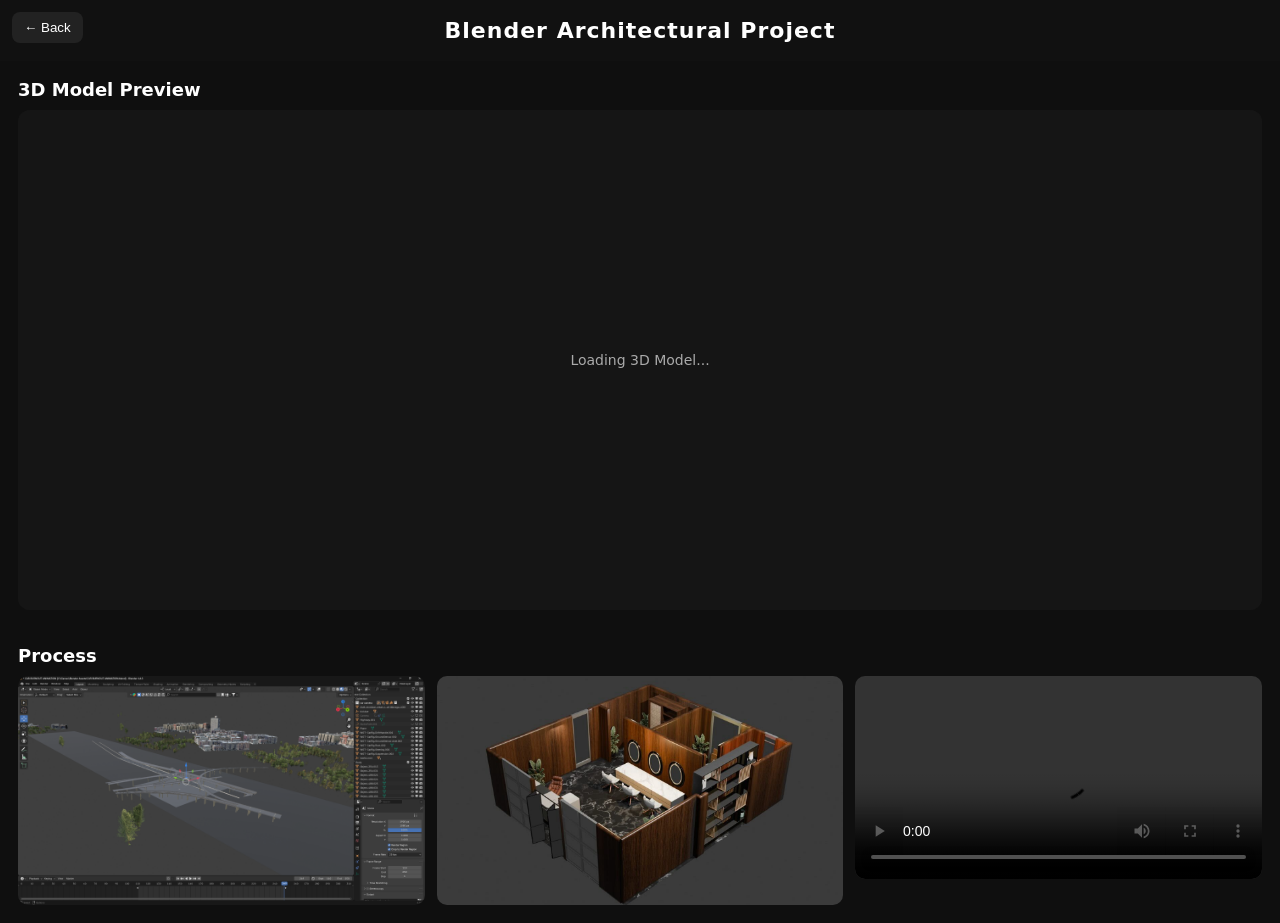
<file: P2/Project2.html>
<!DOCTYPE html>
<html lang="en">
<head>
<meta charset="UTF-8">
<title>Project 2 - Blender Showcase</title>
<meta name="viewport" content="width=device-width, initial-scale=1.0">

<style>
body {
  margin: 0;
  font-family: system-ui, Arial, sans-serif;
  background: #0f0f0f;
  color: white;
}

/* Header */
header {
  padding: 18px;
  text-align: center;
  background: #111;
  font-size: 22px;
  font-weight: 600;
  letter-spacing: 1px;
}

/* Layout */
.container {
  display: flex;
  flex-direction: column;
  gap: 35px;
  padding: 18px;
}

/* Viewer */
#viewer {
  width: 100%;
  height: 500px;
  background: #151515;
  border-radius: 12px;
  overflow: hidden;
  position: relative;
}

/* Loader overlay */
#loading {
  position: absolute;
  inset: 0;
  display: flex;
  align-items: center;
  justify-content: center;
  background: #151515;
  font-size: 14px;
  color: #aaa;
}

/* Section title */
h2 {
  font-size: 18px;
  margin: 0 0 10px 0;
}

/* Process grid */
.grid {
  display: grid;
  grid-template-columns: repeat(auto-fit, minmax(220px, 1fr));
  gap: 12px;
}

.grid img, .grid video {
  width: 100%;
  border-radius: 10px;
}

/* Back button */
.back {
  position: fixed;
  top: 12px;
  left: 12px;
  padding: 8px 12px;
  background: #222;
  color: white;
  border: none;
  border-radius: 8px;
  cursor: pointer;
  z-index: 10;
}

.back:hover {
  background: #333;
}
</style>
</head>

<body>

<button class="back" onclick="history.back()">← Back</button>

<header>Blender Architectural Project</header>

<div class="container">

  <!-- 3D VIEWER -->
  <div>
    <h2>3D Model Preview</h2>
    <div id="viewer">
      <div id="loading">Loading 3D Model...</div>
    </div>
  </div>

  <!-- PROCESS (kept exactly like you wanted) -->
  <div>
    <h2>Process</h2>
    <div class="grid">
      <img src="images/img1.png" alt="step1">
      <img src="images/img2.jpg" alt="step2">
      <video controls src="videos/process.mp4"></video>
    </div>
  </div>

</div>

<!-- THREE.JS (MODULE STYLE - FIXED) -->
<script type="module">
import * as THREE from "https://esm.sh/three@0.160.0";
import { OrbitControls } from "https://esm.sh/three@0.160.0/examples/jsm/controls/OrbitControls.js";
import { GLTFLoader } from "https://esm.sh/three@0.160.0/examples/jsm/loaders/GLTFLoader.js";

let scene, camera, renderer, model, controls;

console.log("🚀 SCRIPT STARTED");

init();

function init() {

  const container = document.getElementById("viewer");

  scene = new THREE.Scene();
  scene.background = new THREE.Color(0x111111);

  camera = new THREE.PerspectiveCamera(
    60,
    container.clientWidth / container.clientHeight,
    0.1,
    1000
  );
  camera.position.set(2.5, 2, 3);

  renderer = new THREE.WebGLRenderer({ antialias: true, alpha: true });
  renderer.setSize(container.clientWidth, container.clientHeight);
  renderer.setPixelRatio(Math.min(window.devicePixelRatio, 2));
  container.appendChild(renderer.domElement);

  // LIGHTS
  scene.add(new THREE.AmbientLight(0xffffff, 0.8));

  const dir = new THREE.DirectionalLight(0xffffff, 1.2);
  dir.position.set(5, 10, 5);
  scene.add(dir);

  // CONTROLS
  controls = new OrbitControls(camera, renderer.domElement);
  controls.enableDamping = true;

  // LOAD MODEL
  const loader = new GLTFLoader();

  const modelPath = "./model.glb";

  console.log("📦 Trying to load:", modelPath);

 loader.load(
    modelPath,
     (gltf) => {
      model = gltf.scene;gltf
      scene.add(model);

      // ✅ AUTO-FIT CAMERA TO MODEL
      const box = new THREE.Box3().setFromObject(model);
      const center = box.getCenter(new THREE.Vector3());
      const size = box.getSize(new THREE.Vector3());

      const maxDim = Math.max(size.x, size.y, size.z);
      camera.position.set(center.x, center.y, center.z + maxDim * 2);
      camera.lookAt(center);

      controls.target.copy(center);
      controls.update();

      // Log so you can see what's happening
      console.log("Model size:", size);
      console.log("Model center:", center);

      document.getElementById("loading").style.display = "none";
    },

    (xhr) => {
      if (xhr.total > 0) {
        const percent = (xhr.loaded / xhr.total * 100).toFixed(1);
        document.getElementById("loading").innerText =
          `Loading ${percent}%`;
      } else {
        document.getElementById("loading").innerText =
          `Loading...`;
      }
    },

    (error) => {
      console.error("❌ GLB FAILED:", error);
      document.getElementById("loading").innerText =
        "❌ FAILED (check console & network tab)";
    }
  );

  animate();
}

function animate() {
  requestAnimationFrame(animate);
  controls.update();
  renderer.render(scene, camera);
}

// RESIZE FIXED
window.addEventListener("resize", () => {

  const container = document.getElementById("viewer");

  camera.aspect = container.clientWidth / container.clientHeight;
  camera.updateProjectionMatrix();

  renderer.setSize(container.clientWidth, container.clientHeight);
});
</script>

</body>
</html>
</file>
